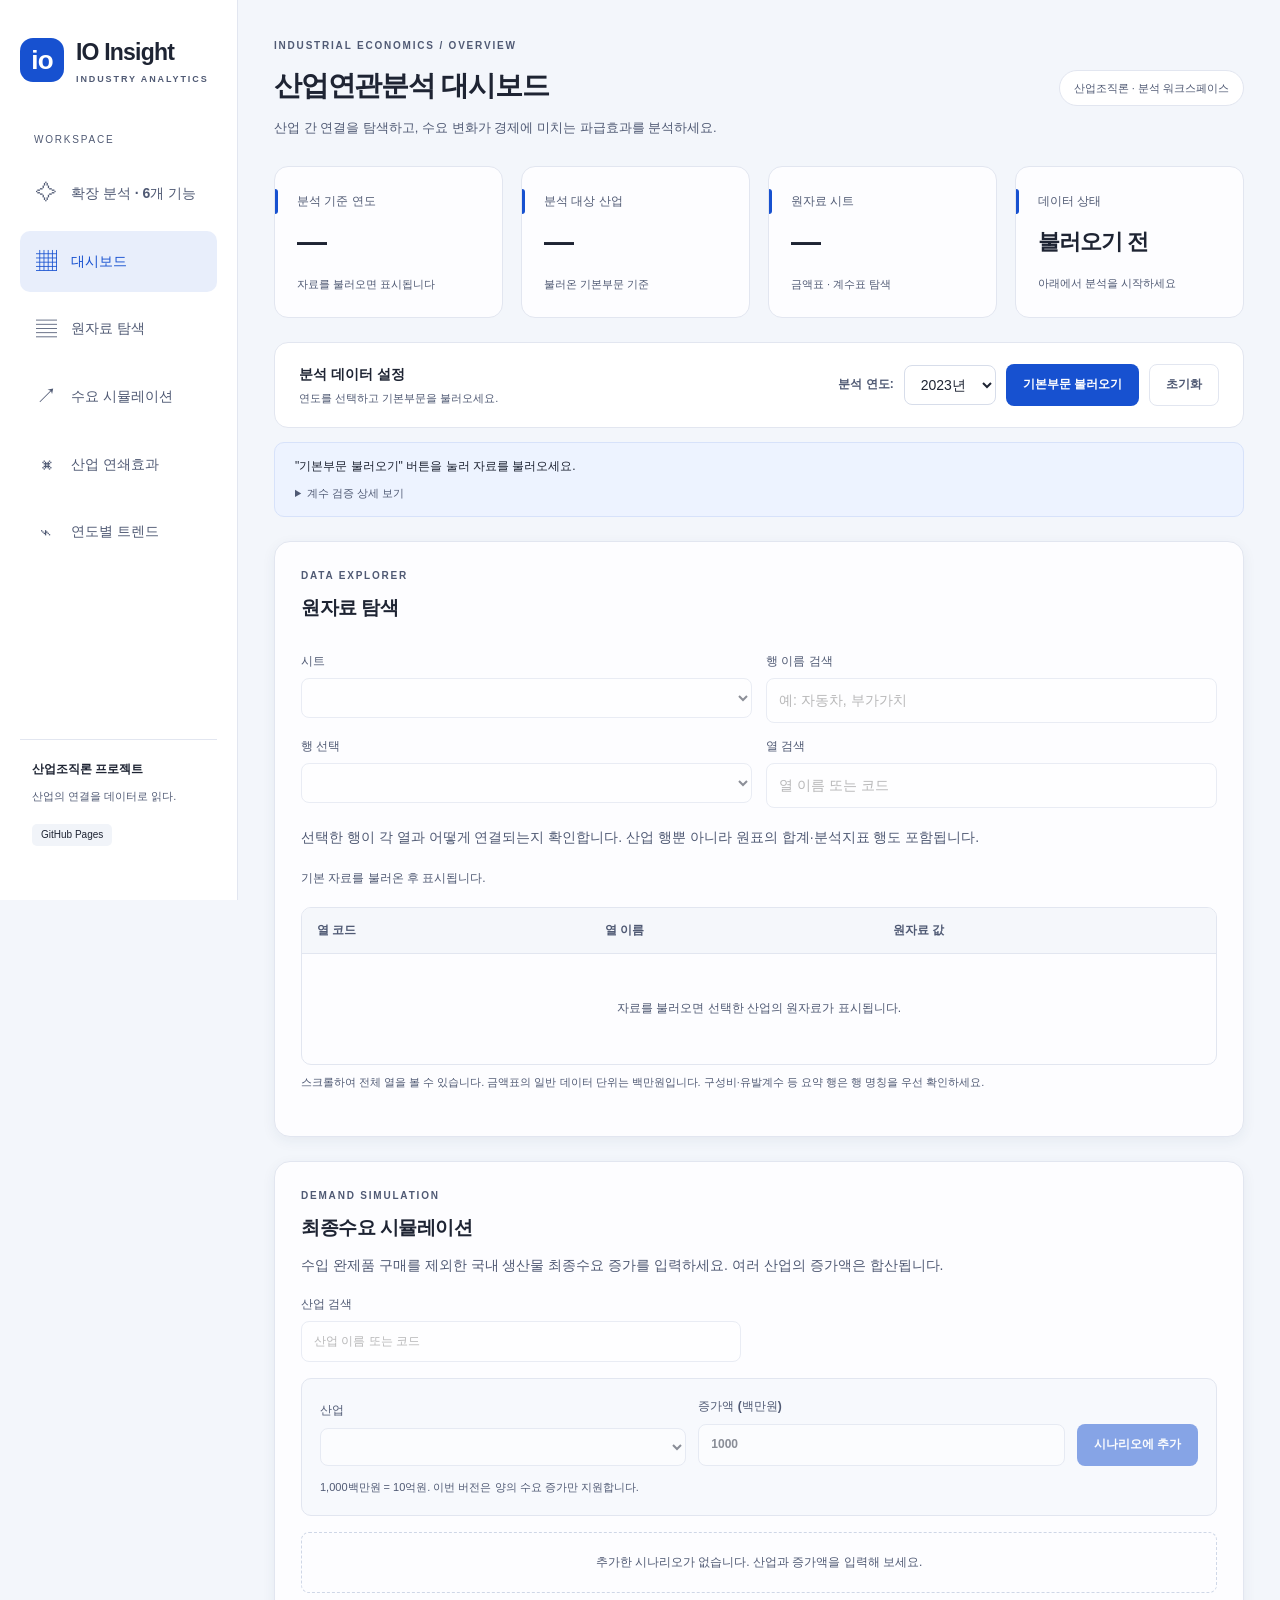
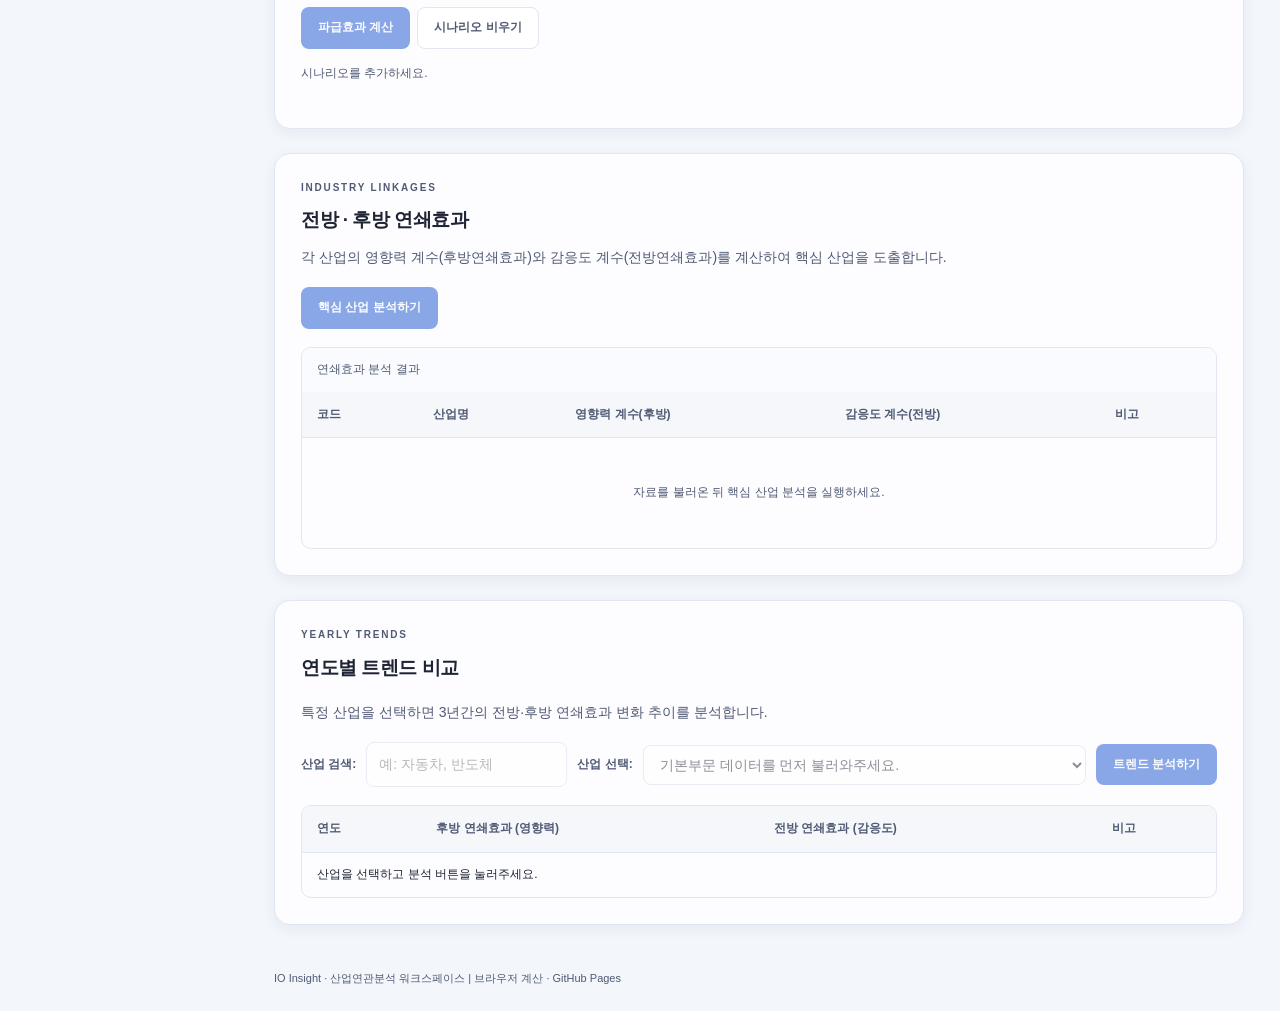
<file: index.html>
<!DOCTYPE html>

<html lang="ko"><head><meta charset="utf-8"/><meta content="width=device-width,initial-scale=1" name="viewport"/><title>IO Insight | 산업연관분석 대시보드</title><link href="./style.css" rel="stylesheet"/><script defer="" src="./app.js"></script><script defer="" src="./ui.js"></script></head>
<body><aside class="sidebar"><a class="brand" href="#overview"><span class="brand-mark">io</span><span>IO Insight<small>INDUSTRY ANALYTICS</small></span></a><div class="nav-label">WORKSPACE</div><nav aria-label="주요 메뉴"><a href="analytics.html"><span>✧</span> 확장 분석 · 6개 기능</a><a class="active" href="#overview"><span>▦</span> 대시보드</a><a href="#explorer"><span>▤</span> 원자료 탐색</a><a href="#simulation"><span>↗</span> 수요 시뮬레이션</a><a href="#linkage-analysis"><span>⌘</span> 산업 연쇄효과</a><a href="#trend"><span>⌁</span> 연도별 트렌드</a></nav><div class="sidebar-bottom"><strong>산업조직론 프로젝트</strong><p>산업의 연결을 데이터로 읽다.</p><span class="small-pill">GitHub Pages</span></div></aside>
<main><div class="page-intro" id="overview"><div><div class="eyebrow">INDUSTRIAL ECONOMICS / OVERVIEW</div><h1>산업연관분석 대시보드</h1><p>산업 간 연결을 탐색하고, 수요 변화가 경제에 미치는 파급효과를 분석하세요.</p></div><span class="project-chip">산업조직론 · 분석 워크스페이스</span></div><div class="overview-grid"><article class="metric"><span>분석 기준 연도</span><strong id="metric-year">—</strong><small>자료를 불러오면 표시됩니다</small></article><article class="metric"><span>분석 대상 산업</span><strong id="metric-sectors">—</strong><small>불러온 기본부문 기준</small></article><article class="metric"><span>원자료 시트</span><strong id="metric-sheets">—</strong><small>금액표 · 계수표 탐색</small></article><article class="metric"><span>데이터 상태</span><strong class="state-value" id="metric-state">불러오기 전</strong><small>아래에서 분석을 시작하세요</small></article></div>
<div class="toolbar"><div><strong>분석 데이터 설정</strong><p>연도를 선택하고 기본부문을 불러오세요.</p></div><div class="toolbar-controls">
<label for="year-select"><strong>분석 연도:</strong></label>
<select id="year-select">
<option value="2022">2022년</option>
<option selected="" value="2023">2023년</option>
<option value="2024">2024년</option>
</select>
<button id="load-basic" type="button">기본부문 불러오기</button>
<button id="reset-app" type="button">초기화</button>
</div></div><aside aria-label="분석 준비 상태" class="loading-status"><p id="status" role="status">"기본부문 불러오기" 버튼을 눌러 자료를 불러오세요.</p><details><summary>계수 검증 상세 보기</summary><pre id="validation">아직 자료를 불러오지 않았습니다.</pre></details></aside>
<section id="explorer"><div class="eyebrow">DATA EXPLORER</div>
<div class="section-heading">
<h2>원자료 탐색</h2>

</div><div class="filter-grid"><div>
<label for="sheet">시트</label>
<select disabled="" id="sheet"></select>
</div><div>
<label for="row-search">행 이름 검색</label>
<input disabled="" id="row-search" placeholder="예: 자동차, 부가가치" type="text"/>
</div><div>
<label for="row">행 선택</label>
<select disabled="" id="row"></select>
</div><div>
<label for="col-search">열 검색</label>
<input disabled="" id="col-search" placeholder="열 이름 또는 코드" type="text"/>
</div></div>
<p>선택한 행이 각 열과 어떻게 연결되는지 확인합니다. 산업 행뿐 아니라 원표의 합계·분석지표 행도 포함됩니다.</p>





<p id="explore-caption">기본 자료를 불러온 후 표시됩니다.</p>
<div class="scroll">
<table>
<thead>
<tr>
<th>열 코드</th>
<th>열 이름</th>
<th>원자료 값</th>
</tr>
</thead>
<tbody id="cells"><tr><td class="empty-state" colspan="3">자료를 불러오면 선택한 산업의 원자료가 표시됩니다.</td></tr></tbody>
</table>
</div>
<p class="note">스크롤하여 전체 열을 볼 수 있습니다. 금액표의 일반 데이터 단위는 백만원입니다. 구성비·유발계수 등 요약 행은 행 명칭을 우선 확인하세요.</p>
</section>
<section id="simulation"><div class="eyebrow">DEMAND SIMULATION</div><h2>최종수요 시뮬레이션</h2><p>수입 완제품 구매를 제외한 국내 생산물 최종수요 증가를 입력하세요. 여러 산업의 증가액은 합산됩니다.</p><label>산업 검색<input disabled="" id="sector-search" placeholder="산업 이름 또는 코드"/></label><form id="scenario"><label>산업<select disabled="" id="sector" required=""></select></label><label>증가액 (백만원)<input disabled="" id="amount" min="0.01" required="" step="any" type="number" value="1000"/></label><p class="note">1,000백만원 = 10억원. 이번 버전은 양의 수요 증가만 지원합니다.</p><button disabled="" id="add">시나리오에 추가</button></form><ul id="basket"></ul><button disabled="" id="run">파급효과 계산</button><button id="clear">시나리오 비우기</button><p id="sim-status" role="status">시나리오를 추가하세요.</p><div hidden="" id="results"><div class="cards" id="cards"></div><h3>생산유발액 상위 15개 산업</h3><div id="bars"></div><button id="download">전체 380개 산업 CSV 다운로드</button><div class="scroll"><table><caption>산업별 유발액 — 백만원, 생산유발액 내림차순</caption><thead><tr><th>코드</th><th>산업</th><th>생산</th><th>수입</th><th>부가가치</th></tr></thead><tbody id="result-rows"></tbody></table></div></div></section>
<section id="linkage-analysis"><div class="eyebrow">INDUSTRY LINKAGES</div>
<h2>전방 · 후방 연쇄효과</h2>
<p>각 산업의 영향력 계수(후방연쇄효과)와 감응도 계수(전방연쇄효과)를 계산하여 핵심 산업을 도출합니다.</p>
<button disabled="" id="btn-linkage" type="button">핵심 산업 분석하기</button>
<div class="scroll">
<table id="table-linkage">
<caption>연쇄효과 분석 결과</caption>
<thead>
<tr>
<th>코드</th>
<th>산업명</th>
<th>영향력 계수(후방)</th>
<th>감응도 계수(전방)</th>
<th>비고</th>
</tr>
</thead>
<tbody id="linkage-results"><tr><td class="empty-state" colspan="5">자료를 불러온 뒤 핵심 산업 분석을 실행하세요.</td></tr></tbody>
</table>
</div>
</section>
<section id="trend"><div class="eyebrow">YEARLY TRENDS</div>
<div class="section-heading">
<h2>연도별 트렌드 비교</h2>
</div>
<p>특정 산업을 선택하면 3년간의 전방·후방 연쇄효과 변화 추이를 분석합니다.</p>
<!-- 👇 산업 검색과 선택이 한 줄에 깔끔하게 들어가도록 수정했습니다 -->
<div>
<label for="trend-search"><strong>산업 검색:</strong></label>
<input disabled="" id="trend-search" placeholder="예: 자동차, 반도체" type="text"/>
<label for="trend-sector"><strong>산업 선택:</strong></label>
<select disabled="" id="trend-sector">
<option>기본부문 데이터를 먼저 불러와주세요.</option>
</select>
<button disabled="" id="run-trend" type="button">트렌드 분석하기</button>
</div>
<div class="scroll">
<table>
<thead>
<tr>
<th>연도</th>
<th>후방 연쇄효과 (영향력)</th>
<th>전방 연쇄효과 (감응도)</th>
<th>비고</th>
</tr>
</thead>
<tbody id="trend-results">
<tr>
<td colspan="4">산업을 선택하고 분석 버튼을 눌러주세요.</td>
</tr>
</tbody>
</table>
</div>
</section>
</main><footer>IO Insight · 산업연관분석 워크스페이스 | 브라우저 계산 · GitHub Pages</footer></body></html>
</file>
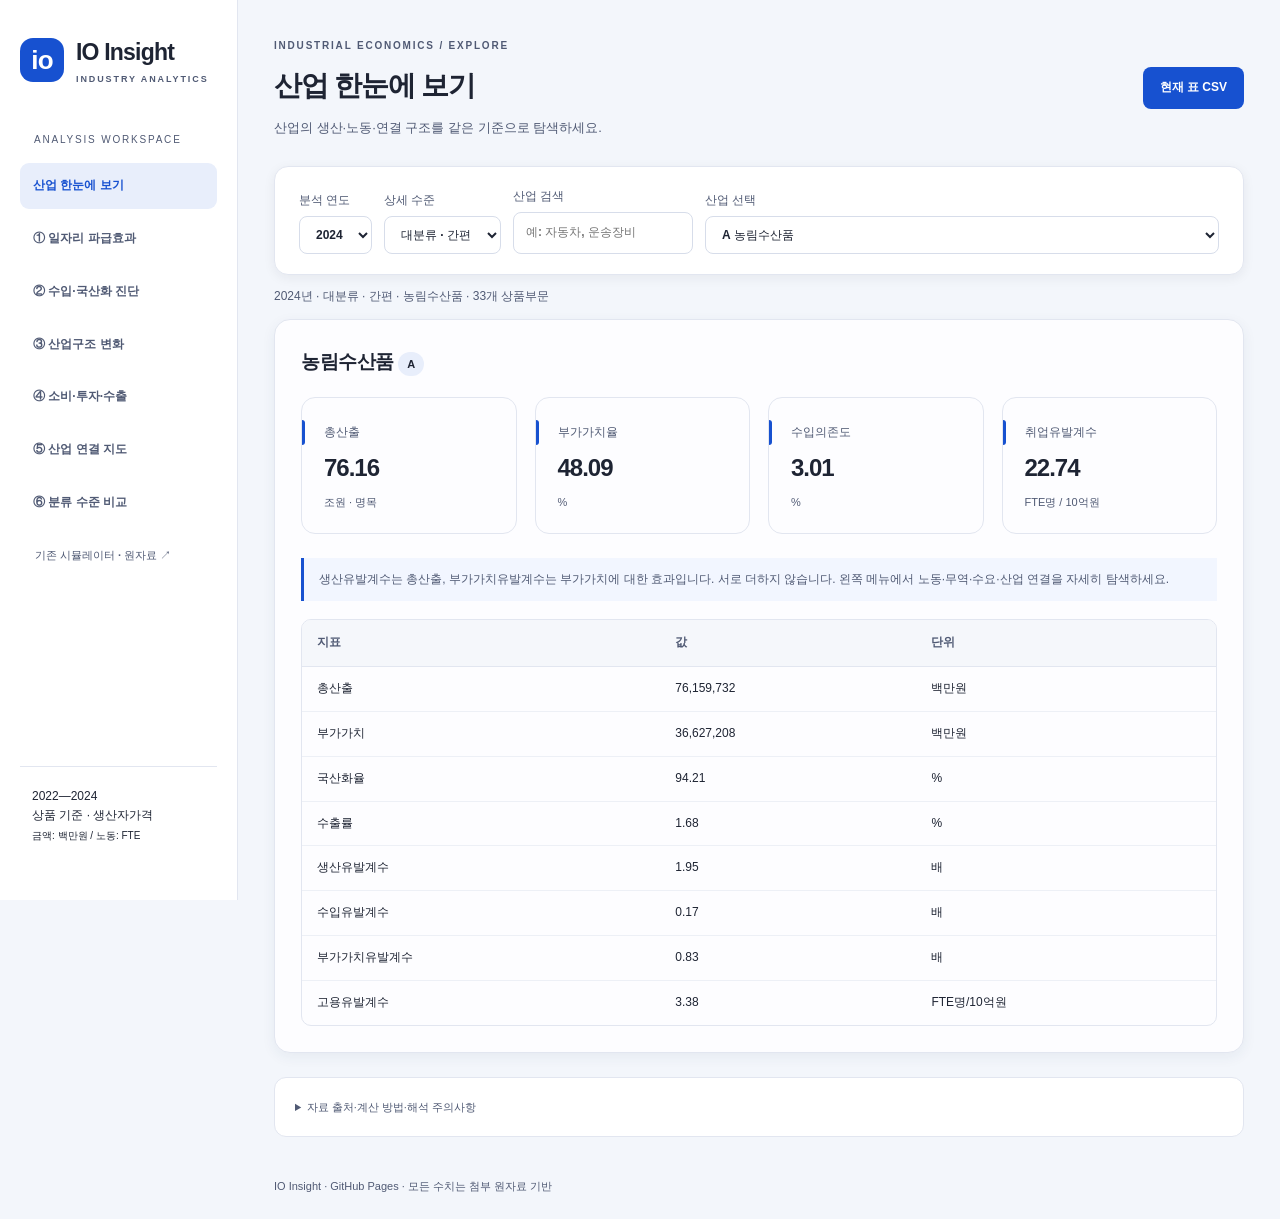
<file: analytics.html>
<!doctype html><html lang="ko"><head><meta charset="utf-8"><meta name="viewport" content="width=device-width,initial-scale=1"><title>IO Insight · 확장 분석</title><link rel="stylesheet" href="style.css"><link rel="stylesheet" href="analytics.css"><script defer src="analytics-data.js"></script><script defer src="analytics.js"></script></head><body><aside class="sidebar"><a class="brand" href="analytics.html"><span class="brand-mark">io</span><span>IO Insight<small>INDUSTRY ANALYTICS</small></span></a><div class="nav-label">ANALYSIS WORKSPACE</div><nav id="tabs" aria-label="분석 메뉴"><button data-tab="overview">산업 한눈에 보기</button><button data-tab="jobs">① 일자리 파급효과</button><button data-tab="imports">② 수입·국산화 진단</button><button data-tab="trends">③ 산업구조 변화</button><button data-tab="demand">④ 소비·투자·수출</button><button data-tab="network">⑤ 산업 연결 지도</button><button data-tab="hierarchy">⑥ 분류 수준 비교</button><a href="index.html">기존 시뮬레이터 · 원자료 ↗</a></nav><div class="sidebar-bottom">2022—2024<br>상품 기준 · 생산자가격<br><small>금액: 백만원 / 노동: FTE</small></div></aside><main><div class="page-intro"><div><div class="eyebrow">INDUSTRIAL ECONOMICS / EXPLORE</div><h1 id="title">산업 한눈에 보기</h1><p>산업의 생산·노동·연결 구조를 같은 기준으로 탐색하세요.</p></div><button id="export">현재 표 CSV</button></div><div class="toolbar global"><label>분석 연도<select id="year"><option>2024</option><option>2023</option><option>2022</option></select></label><label>상세 수준<select id="level"><option value="대">대분류 · 간편</option><option value="중">중분류</option><option value="소">소분류 · 상세</option></select></label><label>산업 검색<input id="search" placeholder="예: 자동차, 운송장비"></label><label class="grow">산업 선택<select id="industry"></select></label></div><p id="status" role="status">자료 준비 중…</p><section id="content"></section><details class="method"><summary>자료 출처·계산 방법·해석 주의사항</summary><p>통계청 기관별통계에서 입수한 한국은행 작성 산업연관표 중 2022·2023·2024년 생산자가격 통합대·중·소분류 투입산출표와 2024 고용표의 상품 기준 자료를 사용합니다. 노동계수는 2024 고용표에 함께 수록된 각 연도 값을 사용하며, 이전 요약표와 혼용하지 않습니다.</p><p>국산화율 = 국산 중간투입 / 전체 중간투입. 수입의존도 = 수입 중간투입 / 총투입. 부가가치율 = 부가가치 / 총투입. 생산유발계수는 제공된 행렬의 열 합입니다. 금액은 명목값이며 실질 성장률이 아닙니다.</p><p>노동 결과는 전업환산(FTE) 기준 직·간접 유발효과로 실제 신규 채용 예측이 아닙니다. 직접 효과는 취업·고용계수 × 국내 최종수요 증가액, 간접 효과는 총 유발효과와 직접 효과의 차이입니다. 해당 산업 내부의 추가 파급도 간접 효과에 포함됩니다.</p><p>생산효과와 노동효과는 각각 제공표의 계수를 사용합니다. 공표 시점 차이에 따른 개정 가능성이 있어 두 자료의 동일 빈티지를 보증하지 않습니다. 집계분류의 유발계수는 세부 계수의 단순 평균과 같지 않습니다. 기업 시장점유율·시장지배력을 측정하는 자료가 아닙니다.</p><p>총산출이 0인 산업의 비율은 미제공으로 표시합니다. 산업 비교는 동일 금액 수요를 전제로 하며 정책 우선순위나 종합 경쟁력 순위가 아닙니다. 상품분류 연결은 제공된 2020 기준년 분류표를 따릅니다.</p></details></main><footer>IO Insight · GitHub Pages · 모든 수치는 첨부 원자료 기반</footer></body></html>
</file>
<file: style.css>
:root{--blue:#1751D0;--ink:#1E2433;--muted:#505A74;--line:#E2E6F0;--surface:#FDFDFF;--bg:#f3f6fb}*{box-sizing:border-box}html{scroll-behavior:smooth;scroll-padding-top:24px}body{margin:0;background:var(--bg);color:var(--ink);font-family:Inter,-apple-system,BlinkMacSystemFont,'Segoe UI','Apple SD Gothic Neo','Nanum Gothic',sans-serif;font-size:14px;line-height:1.65}button,input,select{font:inherit}a{color:inherit;text-decoration:none}.sidebar{width:238px;position:fixed;inset:0 auto 0 0;background:white;border-right:1px solid var(--line);padding:34px 20px;display:flex;flex-direction:column;z-index:10}.brand{display:flex;gap:12px;align-items:center;font-size:23px;font-weight:750;letter-spacing:-.8px}.brand-mark{display:grid;place-items:center;background:var(--blue);border-radius:13px;color:#fff;width:44px;height:44px;font-size:26px;font-weight:600}.brand small{display:block;font-size:9px;letter-spacing:1.9px;color:var(--muted);font-weight:600}.nav-label{font-size:10px;letter-spacing:1.8px;color:var(--muted);margin:45px 14px 15px}.sidebar nav{display:flex;flex-direction:column;gap:7px}.sidebar nav a{display:flex;align-items:center;gap:14px;padding:13px 15px;border-radius:10px;color:var(--muted);font-weight:550}.sidebar nav a span{font-size:21px;width:22px;text-align:center}.sidebar nav a:hover,.sidebar nav a.active{background:#E8EEFB;color:var(--blue)}.sidebar-bottom{margin-top:auto;padding:20px 12px;border-top:1px solid var(--line);font-size:12px}.sidebar-bottom p{font-size:11px;color:var(--muted)}.small-pill{display:inline-block;padding:3px 9px;background:#f1f4f9;border-radius:5px;font-size:10px}main{margin-left:238px;padding:38px 36px 20px;max-width:1740px}.page-intro{display:flex;justify-content:space-between;align-items:center;gap:20px;margin-bottom:28px}.eyebrow{color:var(--muted);font-size:10px;font-weight:650;letter-spacing:1.8px;margin-bottom:8px}h1{font-size:28px;letter-spacing:-1.2px;margin:0 0 8px}p{color:var(--muted);margin:8px 0 18px}.page-intro p{margin:0;font-size:13px}.project-chip{white-space:nowrap;border:1px solid var(--line);background:#fff;border-radius:30px;padding:8px 14px;font-size:11px;color:var(--muted)}.overview-grid{display:grid;grid-template-columns:repeat(4,minmax(0,1fr));gap:18px;margin-bottom:24px}.metric{background:var(--surface);border:1px solid var(--line);border-radius:14px;padding:22px;position:relative;overflow:hidden}.metric:before{content:'';position:absolute;left:0;top:22px;width:3px;height:25px;background:var(--blue);border-radius:0 3px 3px 0}.metric>span{color:var(--muted);font-size:12px}.metric strong{display:block;font-size:30px;letter-spacing:-1px;margin:5px 0;font-weight:700;font-variant-numeric:tabular-nums}.metric strong.state-value{font-size:22px;line-height:49px}.metric small{color:var(--muted);font-size:11px}.toolbar{display:flex;justify-content:space-between;gap:18px;align-items:center;background:white;border:1px solid var(--line);border-radius:14px;padding:20px 24px}.toolbar p{font-size:11px;margin:3px 0 0}.toolbar-controls{display:flex;gap:10px;align-items:center;flex-wrap:wrap}.loading-status{border:1px solid #d7e2fa;background:#edf3ff;border-radius:10px;padding:14px 20px;margin:14px 0 24px;font-size:12px}.loading-status p{margin:0;color:var(--ink)}details{margin-top:7px}summary{cursor:pointer;color:var(--muted);font-size:11px}pre{white-space:pre-wrap;overflow-wrap:anywhere}main>section{background:var(--surface);border:1px solid var(--line);border-radius:16px;padding:26px;margin-bottom:24px;box-shadow:0 4px 14px #243c6410}h2{font-size:19px;letter-spacing:-.5px;margin:0 0 10px}h3{font-size:16px;margin-top:25px}.section-heading{display:flex;align-items:center;gap:12px}.filter-grid{display:grid;grid-template-columns:repeat(2,minmax(0,1fr));gap:14px;margin:18px 0}.filter-grid>div{display:flex;flex-direction:column;gap:6px}label{color:var(--muted);font-size:12px;font-weight:550}input,select{min-width:0;max-width:100%;padding:10px 12px;background:white;border:1px solid #d7ddea;border-radius:8px;color:var(--ink);outline:none}input:focus,select:focus{border-color:var(--blue);box-shadow:0 0 0 3px #1751d015}button{padding:10px 16px;border:1px solid transparent;border-radius:8px;cursor:pointer;background:var(--blue);color:white;font-size:12px;font-weight:600;transition:background .2s,transform .2s}button:hover:not(:disabled){background:#1241A6;transform:translateY(-1px)}button:disabled,input:disabled,select:disabled{opacity:.5;cursor:not-allowed}#reset-app,#clear,#download{background:#fff;color:var(--muted);border:1px solid var(--line)}#reset-app:hover,#clear:hover,#download:hover{background:#f0f4fb}#clear{margin-left:7px}.scroll{overflow:auto;max-height:420px;border:1px solid var(--line);border-radius:10px;margin-top:18px}table{border-collapse:collapse;width:100%;font-size:12px;white-space:nowrap}thead{background:#f5f7fb;position:sticky;top:0;z-index:1}th{text-align:left;font-weight:600;color:var(--muted);padding:13px 15px;border-bottom:1px solid var(--line)}td{padding:12px 15px;border-bottom:1px solid #edf0f6}tbody tr:last-child td{border-bottom:0}tbody tr:hover{background:#f5f8ff}caption{text-align:left;padding:12px 15px;color:var(--muted);background:#fafbfe}.empty-state{text-align:center;white-space:normal;padding:45px 20px;color:var(--muted)}#explore-caption{font-size:12px;margin-top:20px}.note{font-size:11px;line-height:1.7}#scenario{display:flex;align-items:end;gap:12px;flex-wrap:wrap;background:#f7f9fd;padding:18px;border:1px solid var(--line);border-radius:10px;margin:16px 0}#scenario label{display:flex;flex-direction:column;gap:7px;flex:1;min-width:180px}#scenario .note{flex-basis:100%;order:4;margin:0}#simulation>label{display:flex;flex-direction:column;gap:6px;max-width:440px}#basket{list-style:none;padding:0}#basket:empty:after{content:'추가한 시나리오가 없습니다. 산업과 증가액을 입력해 보세요.';display:block;padding:20px;border:1px dashed #cfd7e7;border-radius:8px;color:var(--muted);font-size:12px;text-align:center}#basket li{display:flex;align-items:center;justify-content:space-between;background:#f3f6fc;margin:8px 0;padding:9px 15px;border-radius:8px}#basket button{background:white;color:var(--muted);border:1px solid var(--line);padding:5px 10px}#sim-status{font-size:12px;margin-top:15px}.cards{display:grid;grid-template-columns:repeat(4,minmax(0,1fr));gap:12px;margin-top:25px}.card{padding:18px;background:#f5f8fe;border:1px solid var(--line);border-radius:10px;font-size:12px}.card strong{display:block;font-size:22px;margin:6px 0;overflow-wrap:anywhere}.card span{font-size:11px;color:var(--muted)}#bars{display:grid;gap:14px;margin:20px 0 28px}.bar{font-size:11px;color:var(--muted)}.track{height:8px;background:#E8EEFB;border-radius:10px;margin-top:6px;overflow:hidden}.fill{height:100%;background:#1751D0;border-radius:10px}#trend>.section-heading+ p+div{display:flex;flex-wrap:wrap;align-items:center;gap:10px}#trend-sector{flex:1;min-width:150px}footer{margin-left:238px;padding:0 36px 24px;color:var(--muted);font-size:11px}[hidden]{display:none!important}:focus-visible{outline:3px solid #8FAEEA;outline-offset:3px}@media(min-width:1500px){.filter-grid{grid-template-columns:repeat(4,minmax(0,1fr))}}@media(max-width:1100px){.sidebar{width:205px;padding:28px 14px}main{margin-left:205px;padding:28px 22px}.project-chip{display:none}.toolbar{align-items:start;flex-direction:column}.overview-grid{gap:12px}.metric{padding:18px 15px}footer{margin-left:205px}}@media(max-width:760px){.sidebar{position:static;width:auto;padding:18px 20px;display:block;border-bottom:1px solid var(--line)}.brand{font-size:20px}.brand-mark{width:35px;height:35px}.nav-label,.sidebar-bottom{display:none}.sidebar nav{flex-direction:row;overflow:auto;margin-top:16px;gap:5px}.sidebar nav a{white-space:nowrap;padding:8px 10px;font-size:11px;gap:7px}.sidebar nav a span{font-size:15px;width:16px}main{margin:0;padding:25px 16px}.page-intro{margin-bottom:20px}h1{font-size:23px}.page-intro p{font-size:12px}.overview-grid,.cards{grid-template-columns:repeat(2,minmax(0,1fr))}.metric strong{font-size:26px}.metric small{font-size:10px}.toolbar{padding:18px}.toolbar-controls{width:100%;gap:8px}main>section{padding:20px 16px}.filter-grid{grid-template-columns:1fr}footer{margin:0;padding:0 16px 24px}h2{font-size:17px}.scroll{max-height:350px}.toolbar-controls label{width:100%}}@media(prefers-reduced-motion:reduce){html{scroll-behavior:auto}button{transition:none}}
</file>
<file: analytics.css>
.sidebar nav button{background:transparent;color:var(--muted);text-align:left;padding:12px;font-size:12px;border-radius:9px}.sidebar nav button.active{background:#E8EEFB;color:#1751D0}.sidebar nav a{font-size:11px}.global{position:sticky;top:0;z-index:8;box-shadow:0 3px 12px #1e243310;align-items:end;gap:12px}.global label{display:flex;flex-direction:column;gap:5px}.global select,.global input{width:100%}.grow{flex:1}.global input{max-width:180px}#content{min-height:340px}.method{background:white;padding:20px;border:1px solid var(--line);border-radius:12px;margin-bottom:20px}.method p{font-size:12px}#status{font-size:12px;margin:12px 0}.tools{display:flex;gap:12px;flex-wrap:wrap;align-items:end;margin:20px 0}.tools label{display:flex;flex-direction:column;gap:6px}.tools select[multiple]{min-width:270px;min-height:120px}.metric strong{font-size:24px}.metric small{display:block}.flow{display:grid;grid-template-columns:1fr 180px 1fr;gap:15px;align-items:center;margin:20px 0}.flow-center{border:2px solid #1751D0;background:#E8EEFB;border-radius:14px;text-align:center;padding:24px 12px}.flow-list a{display:block;background:#f3f6fb;border:1px solid #E2E6F0;border-radius:8px;padding:9px;margin:7px 0;font-size:12px}.flow-list a:hover{border-color:#1751D0}.flow-list small{display:block;color:var(--muted)}.notice{border-left:3px solid #1751D0;background:#f2f6ff;padding:12px 15px;font-size:12px}.table-title{margin-top:25px}.scroll{max-height:530px}th{cursor:default}td:not(:nth-child(1)){font-variant-numeric:tabular-nums}.pill{display:inline-block;padding:3px 9px;background:#E8EEFB;border-radius:20px;font-size:11px}.overview-grid{margin-top:20px}.chiplink{color:#1751D0;text-decoration:underline}.screenreader{position:absolute;left:-9999px}@media(max-width:1100px){.global{position:static;flex-direction:row;flex-wrap:wrap}.global label{flex:1;min-width:130px}.sidebar{overflow:auto}}@media(max-width:760px){.sidebar nav{flex-wrap:nowrap}.sidebar nav button{white-space:nowrap}.flow{grid-template-columns:1fr}.flow-center{order:-1}.global input{max-width:none}.metric strong{font-size:21px}}
</file>
